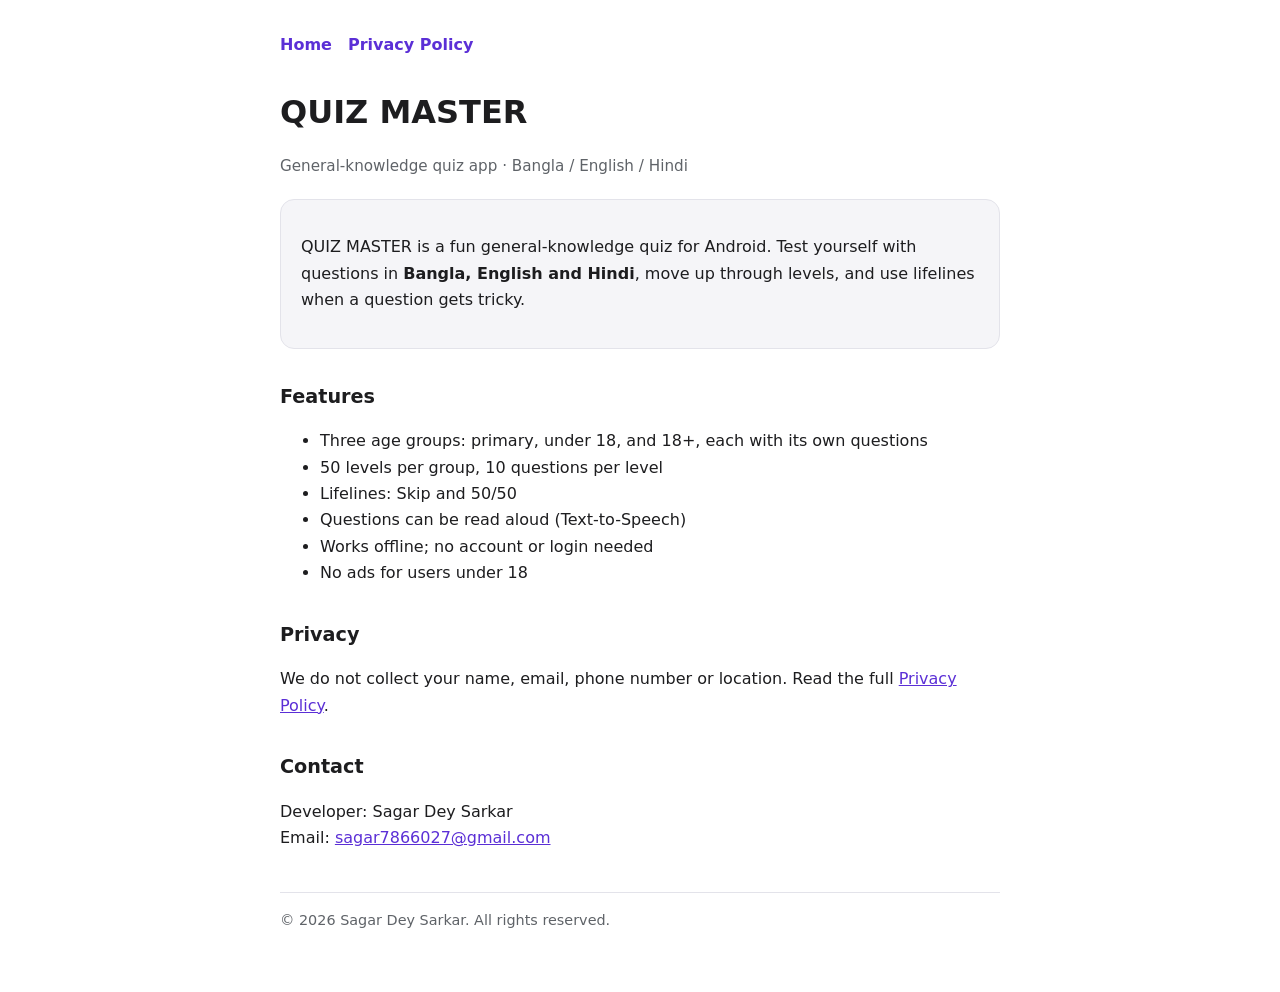
<file: index.html>
<!DOCTYPE html>
<html lang="en">
<head>
<meta charset="utf-8">
<meta name="viewport" content="width=device-width, initial-scale=1">
<title>QUIZ MASTER – Bangla, English &amp; Hindi General Knowledge Quiz</title>
<meta name="description" content="QUIZ MASTER is a general-knowledge quiz app for Android in Bangla, English and Hindi, with levels for every age group.">
<link rel="stylesheet" href="style.css">
</head>
<body>
<div class="wrap">
  <nav><a href="index.html">Home</a><a href="privacy.html">Privacy Policy</a></nav>
  <h1 style="margin-top:28px">QUIZ MASTER</h1>
  <p class="muted">General-knowledge quiz app &middot; Bangla / English / Hindi</p>

  <div class="card">
    <p>QUIZ MASTER is a fun general-knowledge quiz for Android. Test yourself with questions in <strong>Bangla, English and Hindi</strong>, move up through levels, and use lifelines when a question gets tricky.</p>
  </div>

  <h2>Features</h2>
  <ul>
    <li>Three age groups: primary, under 18, and 18+, each with its own questions</li>
    <li>50 levels per group, 10 questions per level</li>
    <li>Lifelines: Skip and 50/50</li>
    <li>Questions can be read aloud (Text-to-Speech)</li>
    <li>Works offline; no account or login needed</li>
    <li>No ads for users under 18</li>
  </ul>

  <h2>Privacy</h2>
  <p>We do not collect your name, email, phone number or location. Read the full <a href="privacy.html">Privacy Policy</a>.</p>

  <h2>Contact</h2>
  <p>Developer: Sagar Dey Sarkar<br>
  Email: <a href="mailto:sagar7866027@gmail.com">sagar7866027@gmail.com</a></p>

  <footer>&copy; 2026 Sagar Dey Sarkar. All rights reserved.</footer>
</div>
</body>
</html>
</file>
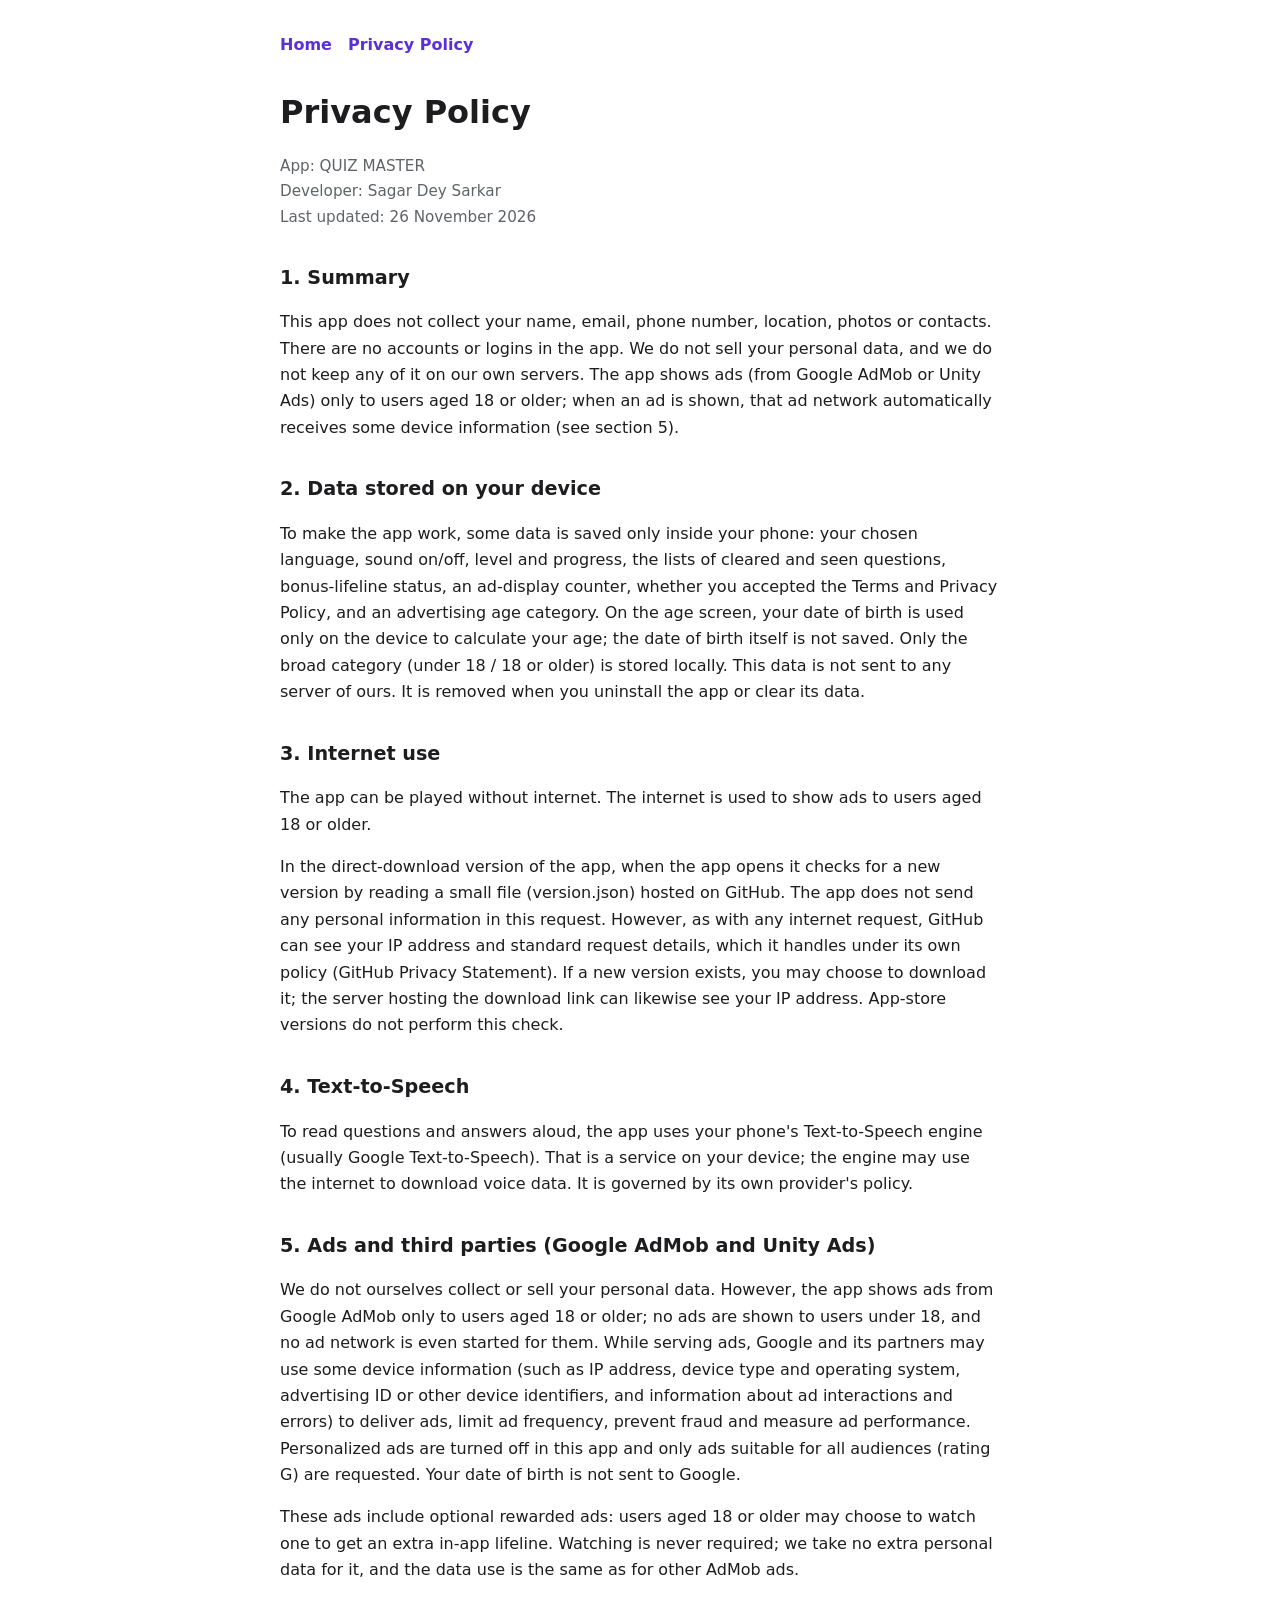
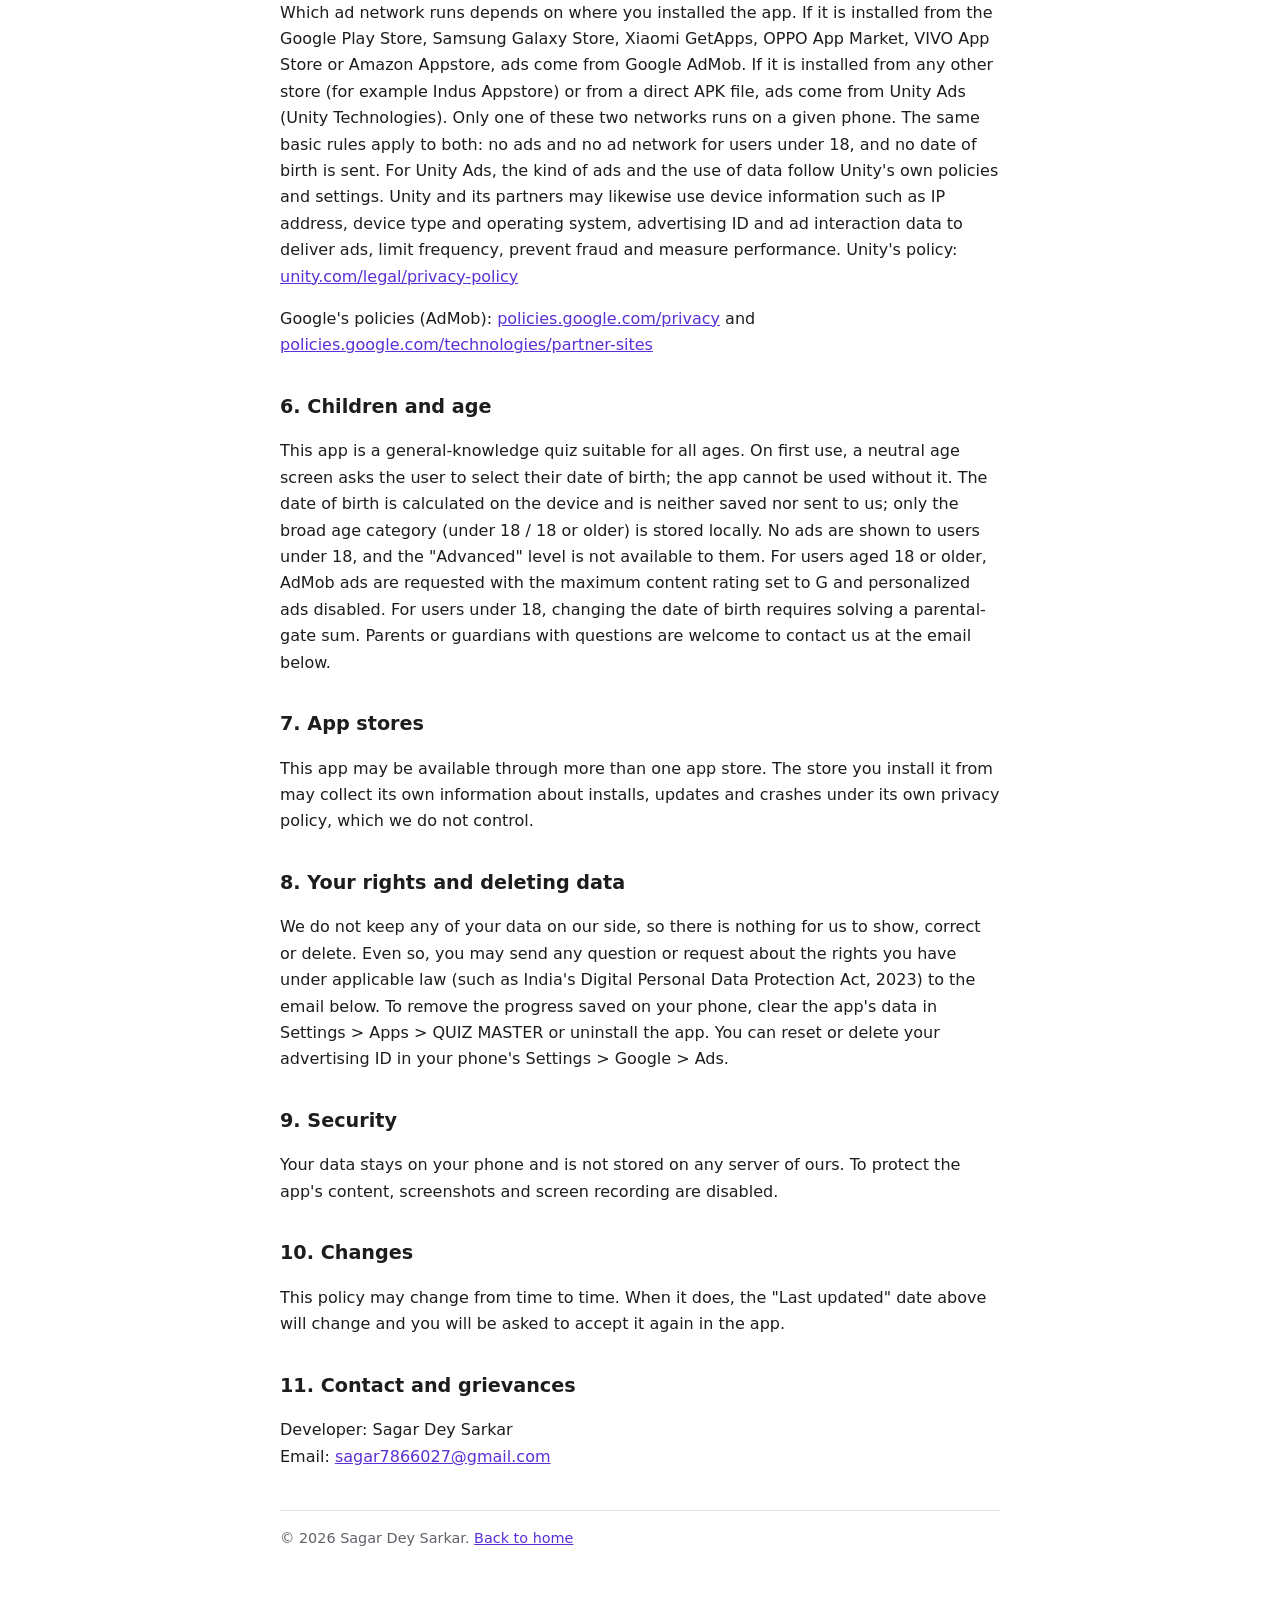
<file: privacy.html>
<!DOCTYPE html>
<html lang="en">
<head>
<meta charset="utf-8">
<meta name="viewport" content="width=device-width, initial-scale=1">
<title>Privacy Policy – QUIZ MASTER</title>
<link rel="stylesheet" href="style.css">
</head>
<body>
<div class="wrap">
  <nav><a href="index.html">Home</a><a href="privacy.html">Privacy Policy</a></nav>
  <h1 style="margin-top:28px">Privacy Policy</h1>
  <p class="muted">App: QUIZ MASTER<br>Developer: Sagar Dey Sarkar<br>Last updated: 26 November 2026</p>

  <h2>1. Summary</h2>
  <p>This app does not collect your name, email, phone number, location, photos or contacts. There are no accounts or logins in the app. We do not sell your personal data, and we do not keep any of it on our own servers. The app shows ads (from Google AdMob or Unity Ads) only to users aged 18 or older; when an ad is shown, that ad network automatically receives some device information (see section 5).</p>

  <h2>2. Data stored on your device</h2>
  <p>To make the app work, some data is saved only inside your phone: your chosen language, sound on/off, level and progress, the lists of cleared and seen questions, bonus-lifeline status, an ad-display counter, whether you accepted the Terms and Privacy Policy, and an advertising age category. On the age screen, your date of birth is used only on the device to calculate your age; the date of birth itself is not saved. Only the broad category (under 18 / 18 or older) is stored locally. This data is not sent to any server of ours. It is removed when you uninstall the app or clear its data.</p>

  <h2>3. Internet use</h2>
  <p>The app can be played without internet. The internet is used to show ads to users aged 18 or older.</p>
  <p>In the direct-download version of the app, when the app opens it checks for a new version by reading a small file (version.json) hosted on GitHub. The app does not send any personal information in this request. However, as with any internet request, GitHub can see your IP address and standard request details, which it handles under its own policy (GitHub Privacy Statement). If a new version exists, you may choose to download it; the server hosting the download link can likewise see your IP address. App-store versions do not perform this check.</p>

  <h2>4. Text-to-Speech</h2>
  <p>To read questions and answers aloud, the app uses your phone's Text-to-Speech engine (usually Google Text-to-Speech). That is a service on your device; the engine may use the internet to download voice data. It is governed by its own provider's policy.</p>

  <h2>5. Ads and third parties (Google AdMob and Unity Ads)</h2>
  <p>We do not ourselves collect or sell your personal data. However, the app shows ads from Google AdMob only to users aged 18 or older; no ads are shown to users under 18, and no ad network is even started for them. While serving ads, Google and its partners may use some device information (such as IP address, device type and operating system, advertising ID or other device identifiers, and information about ad interactions and errors) to deliver ads, limit ad frequency, prevent fraud and measure ad performance. Personalized ads are turned off in this app and only ads suitable for all audiences (rating G) are requested. Your date of birth is not sent to Google.</p>
  <p>These ads include optional rewarded ads: users aged 18 or older may choose to watch one to get an extra in-app lifeline. Watching is never required; we take no extra personal data for it, and the data use is the same as for other AdMob ads.</p>
  <p>Which ad network runs depends on where you installed the app. If it is installed from the Google Play Store, Samsung Galaxy Store, Xiaomi GetApps, OPPO App Market, VIVO App Store or Amazon Appstore, ads come from Google AdMob. If it is installed from any other store (for example Indus Appstore) or from a direct APK file, ads come from Unity Ads (Unity Technologies). Only one of these two networks runs on a given phone. The same basic rules apply to both: no ads and no ad network for users under 18, and no date of birth is sent. For Unity Ads, the kind of ads and the use of data follow Unity's own policies and settings. Unity and its partners may likewise use device information such as IP address, device type and operating system, advertising ID and ad interaction data to deliver ads, limit frequency, prevent fraud and measure performance. Unity's policy: <a href="https://unity.com/legal/privacy-policy">unity.com/legal/privacy-policy</a></p>
  <p>Google's policies (AdMob): <a href="https://policies.google.com/privacy">policies.google.com/privacy</a> and <a href="https://policies.google.com/technologies/partner-sites">policies.google.com/technologies/partner-sites</a></p>

  <h2>6. Children and age</h2>
  <p>This app is a general-knowledge quiz suitable for all ages. On first use, a neutral age screen asks the user to select their date of birth; the app cannot be used without it. The date of birth is calculated on the device and is neither saved nor sent to us; only the broad age category (under 18 / 18 or older) is stored locally. No ads are shown to users under 18, and the "Advanced" level is not available to them. For users aged 18 or older, AdMob ads are requested with the maximum content rating set to G and personalized ads disabled. For users under 18, changing the date of birth requires solving a parental-gate sum. Parents or guardians with questions are welcome to contact us at the email below.</p>

  <h2>7. App stores</h2>
  <p>This app may be available through more than one app store. The store you install it from may collect its own information about installs, updates and crashes under its own privacy policy, which we do not control.</p>

  <h2>8. Your rights and deleting data</h2>
  <p>We do not keep any of your data on our side, so there is nothing for us to show, correct or delete. Even so, you may send any question or request about the rights you have under applicable law (such as India's Digital Personal Data Protection Act, 2023) to the email below. To remove the progress saved on your phone, clear the app's data in Settings &gt; Apps &gt; QUIZ MASTER or uninstall the app. You can reset or delete your advertising ID in your phone's Settings &gt; Google &gt; Ads.</p>

  <h2>9. Security</h2>
  <p>Your data stays on your phone and is not stored on any server of ours. To protect the app's content, screenshots and screen recording are disabled.</p>

  <h2>10. Changes</h2>
  <p>This policy may change from time to time. When it does, the "Last updated" date above will change and you will be asked to accept it again in the app.</p>

  <h2>11. Contact and grievances</h2>
  <p>Developer: Sagar Dey Sarkar<br>
  Email: <a href="mailto:sagar7866027@gmail.com">sagar7866027@gmail.com</a></p>

  <footer>&copy; 2026 Sagar Dey Sarkar. <a href="index.html">Back to home</a></footer>
</div>
</body>
</html>
</file>
<file: style.css>
:root{--bg:#ffffff;--fg:#1d1d1f;--muted:#5f6368;--accent:#5b2fd6;--card:#f5f5f8;--border:#e3e3ea}
@media (prefers-color-scheme:dark){:root{--bg:#14141a;--fg:#ececf1;--muted:#a0a0ab;--accent:#a78bfa;--card:#1d1d26;--border:#2f2f3b}}
*{box-sizing:border-box}
body{margin:0;background:var(--bg);color:var(--fg);font-family:system-ui,-apple-system,"Segoe UI",Roboto,"Noto Sans Bengali",sans-serif;line-height:1.65}
.wrap{max-width:760px;margin:0 auto;padding:32px 20px 60px}
h1{font-size:2rem;margin:0 0 6px}
h2{font-size:1.2rem;margin:32px 0 8px}
p,li{color:var(--fg)}
.muted{color:var(--muted);font-size:.95rem}
a{color:var(--accent)}
.card{background:var(--card);border:1px solid var(--border);border-radius:14px;padding:18px 20px;margin:20px 0}
nav a{margin-right:16px;font-weight:600;text-decoration:none}
footer{margin-top:40px;color:var(--muted);font-size:.9rem;border-top:1px solid var(--border);padding-top:16px}
</file>
